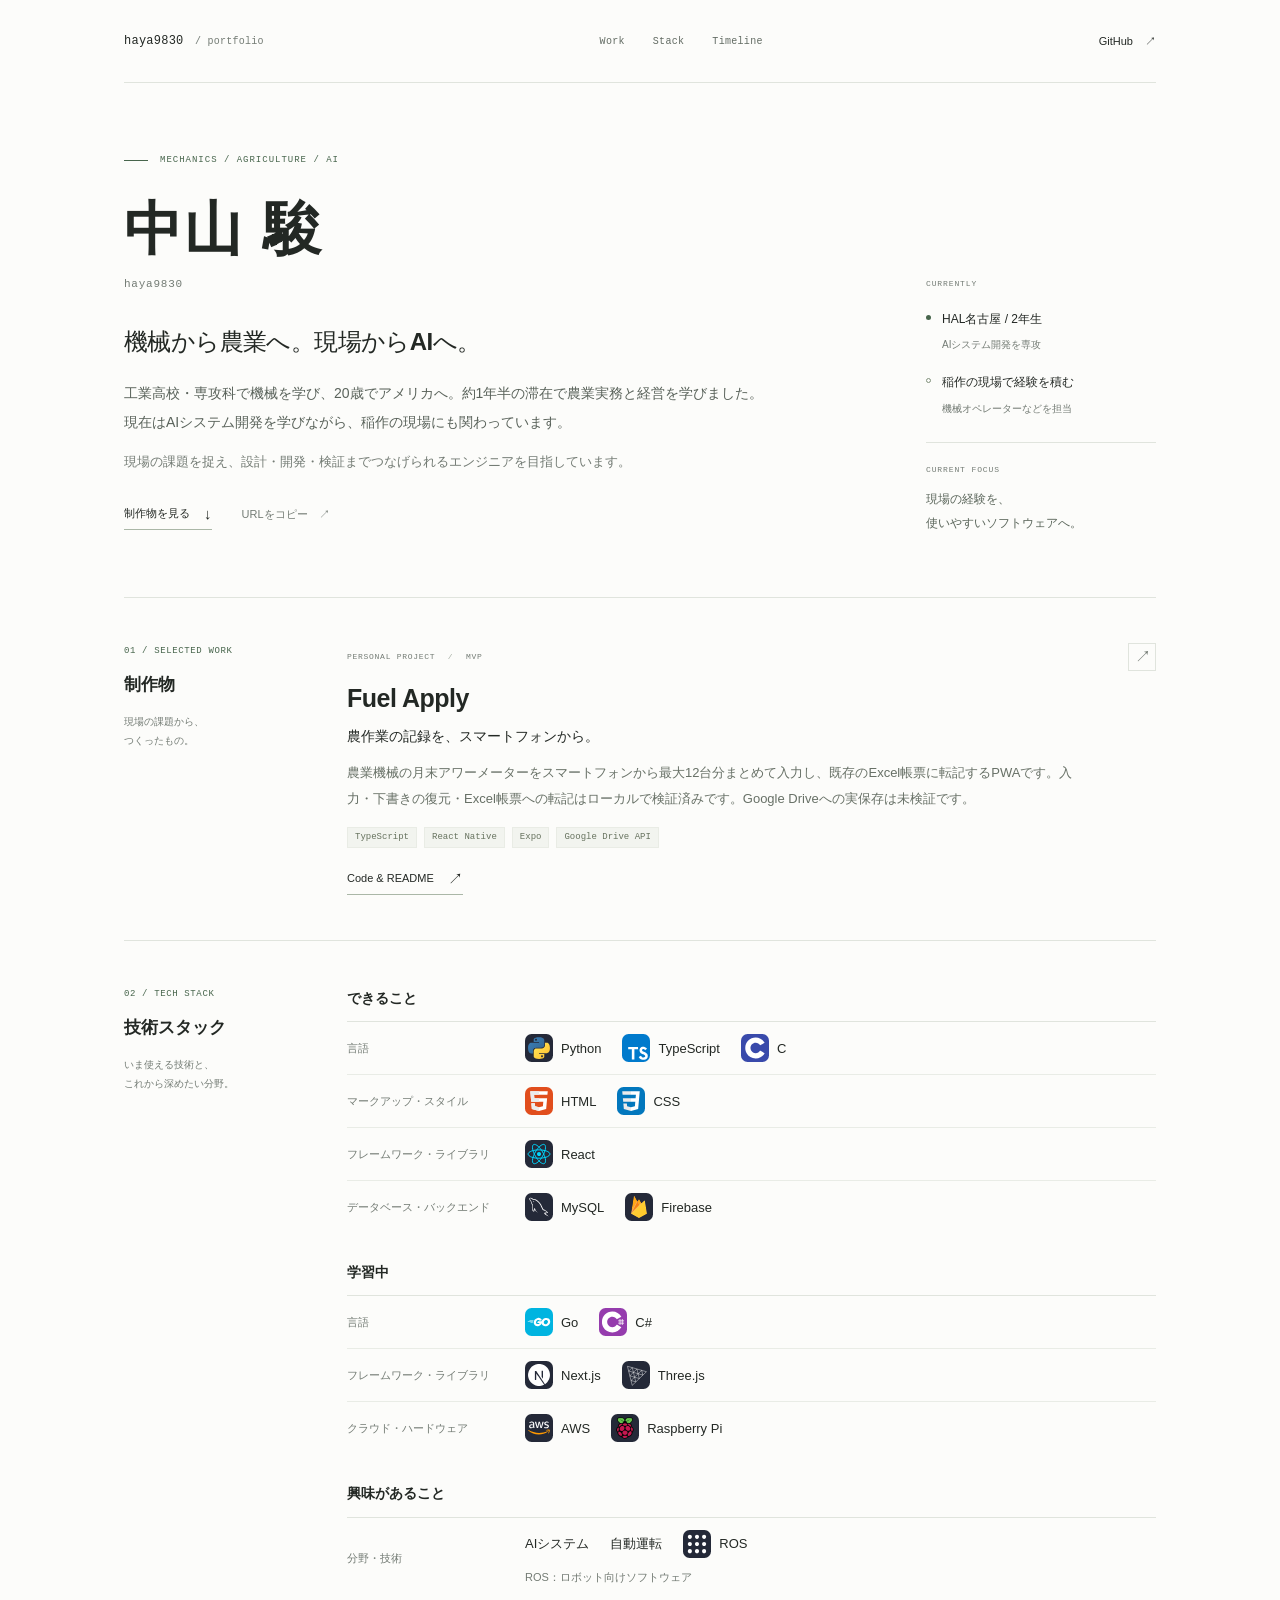
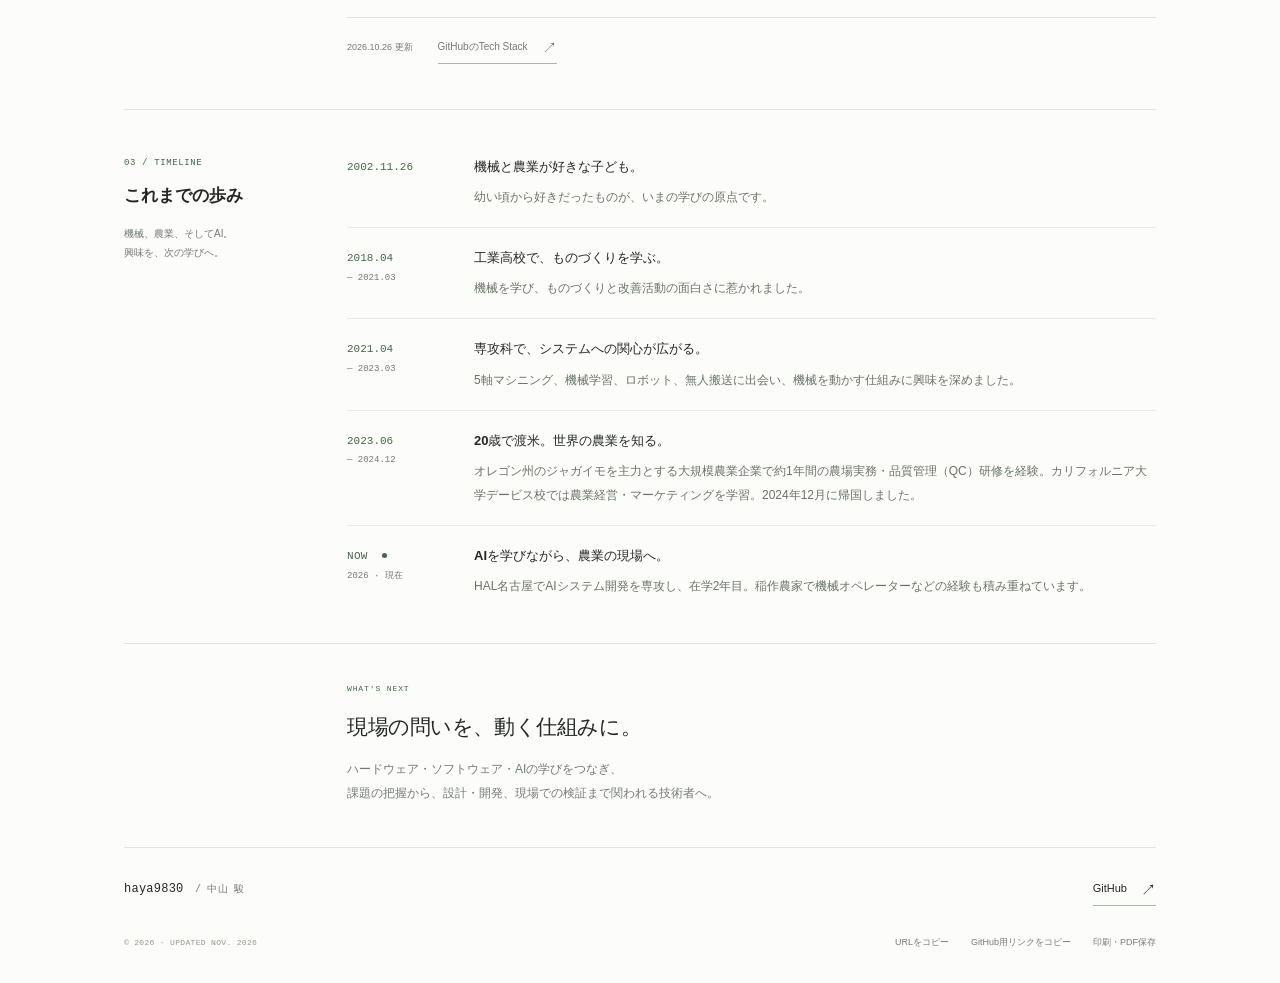
<file: index.html>
<!doctype html>
<html lang="ja">
  <head>
    <meta charset="UTF-8" />
    <meta name="viewport" content="width=device-width, initial-scale=1" />
    <meta http-equiv="refresh" content="0; url=./haya9830/" />
    <link rel="canonical" href="https://haya9830.github.io/haya9830/" />
    <title>中山 駿 / haya9830 — Portfolio</title>
  </head>
  <body>
    <p><a href="./haya9830/">ポートフォリオを開く</a></p>
  </body>
</html>
</file>
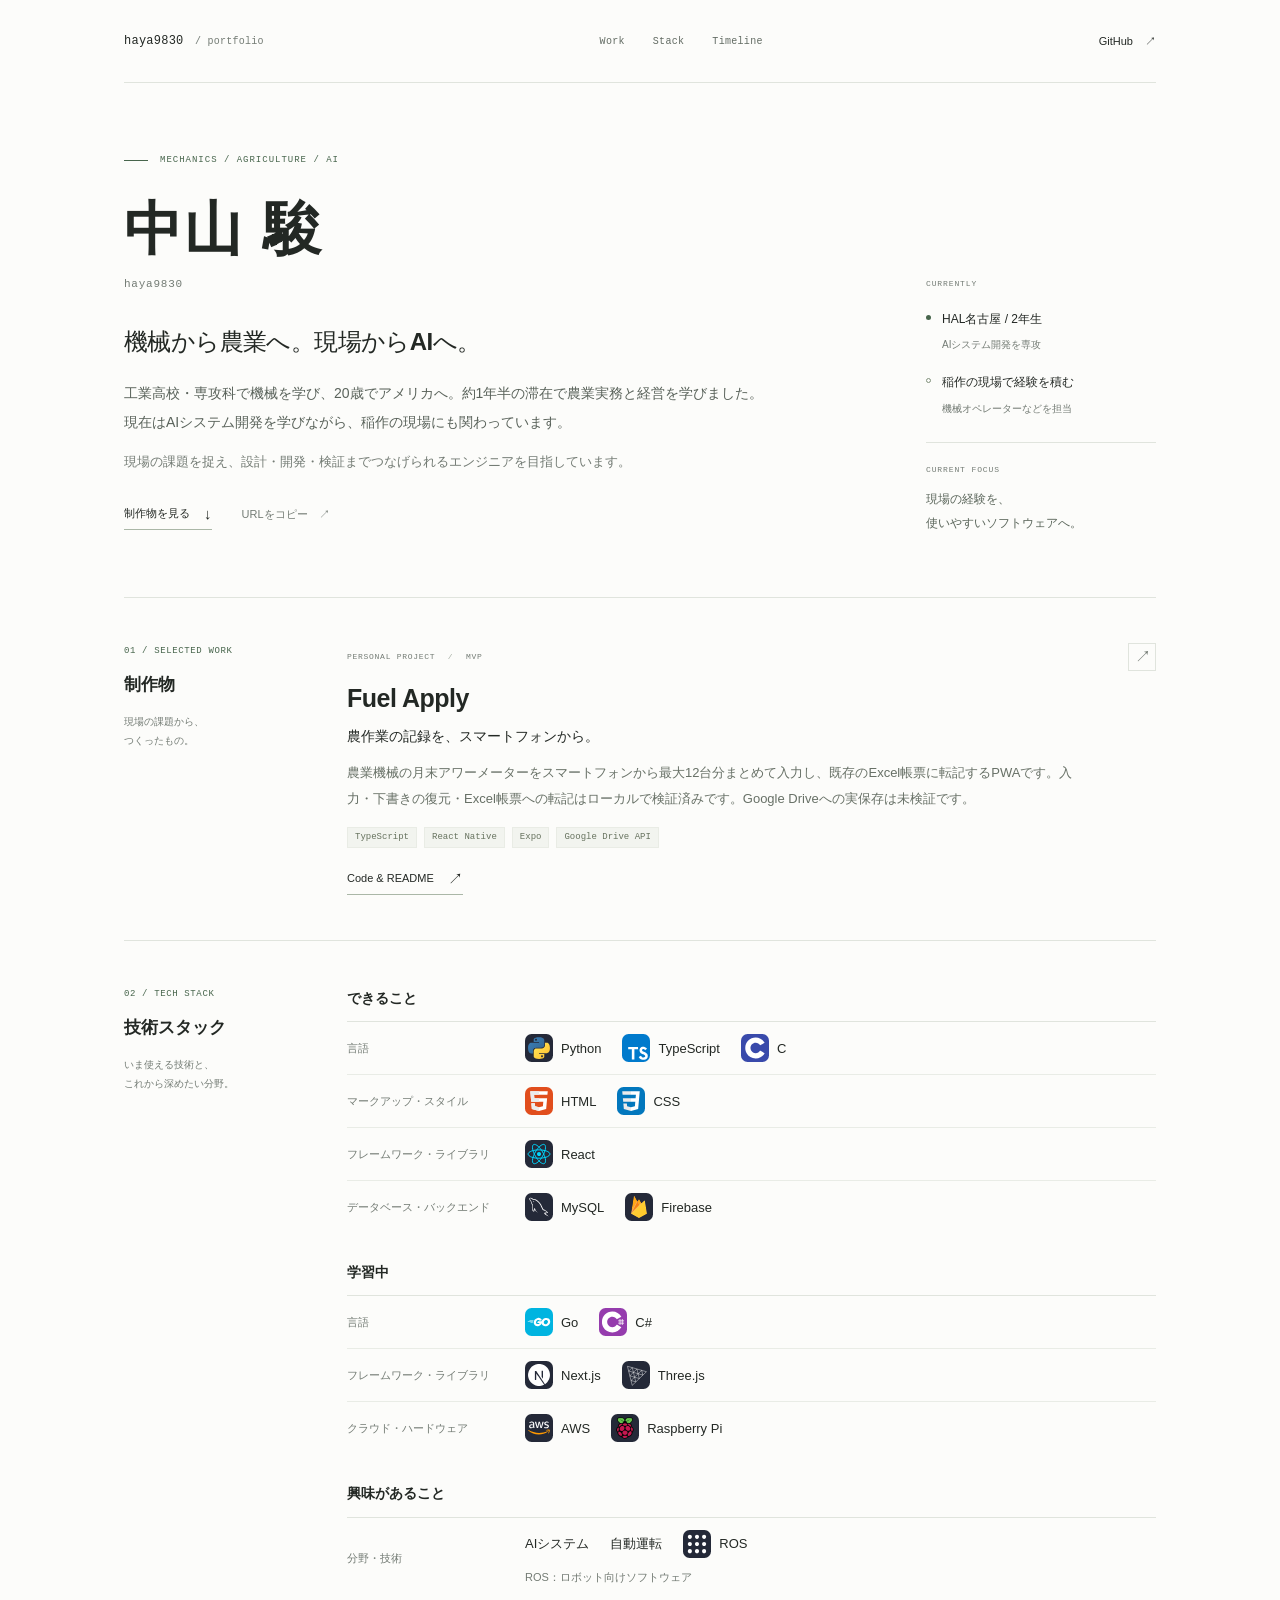
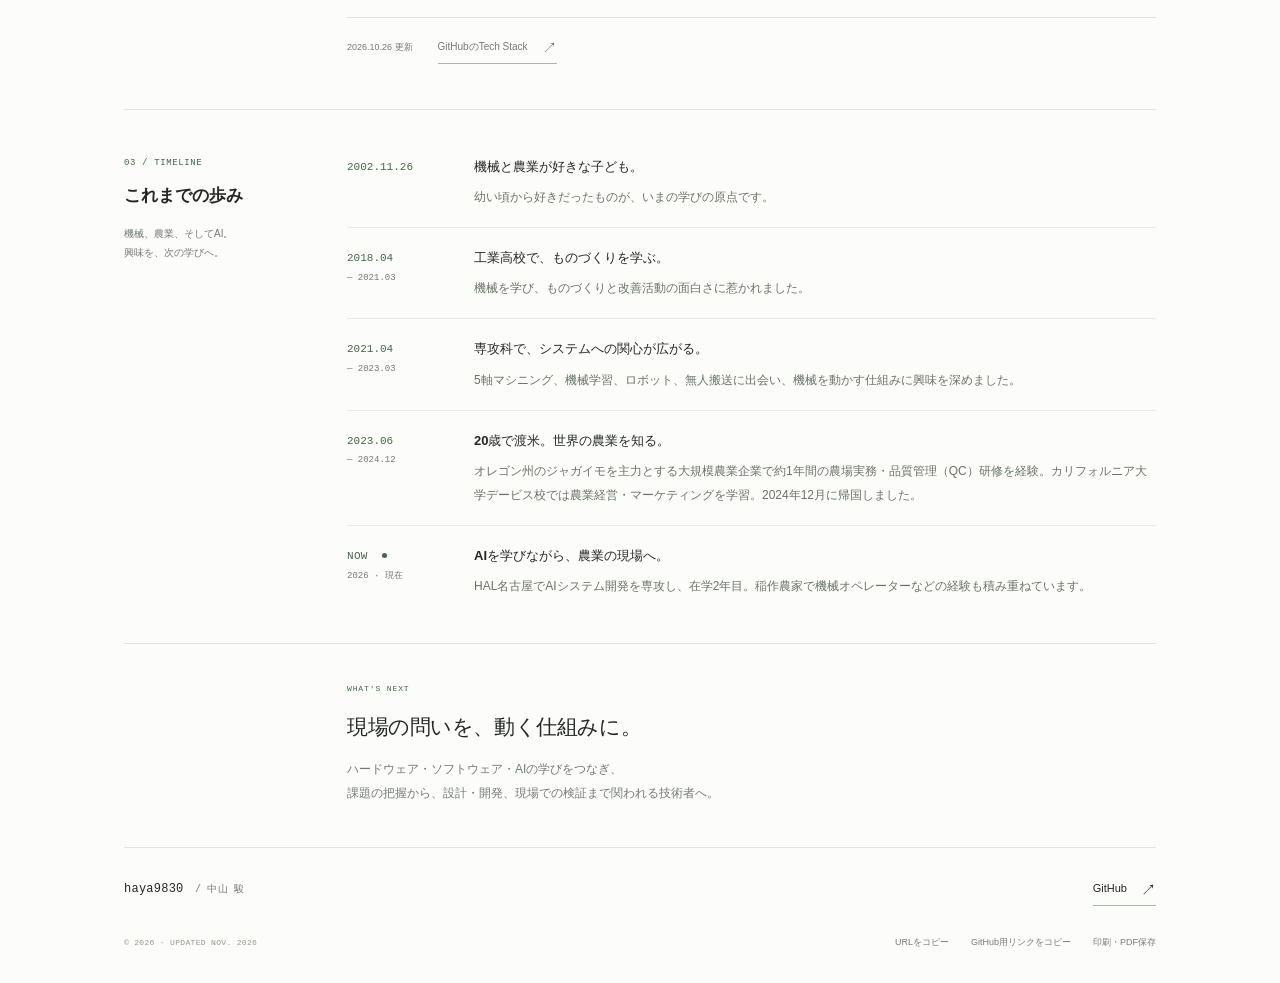
<file: haya9830/index.html>
<!doctype html>
<html lang="ja">
  <head>
    <meta charset="UTF-8" />
    <meta name="viewport" content="width=device-width, initial-scale=1" />
    <meta name="theme-color" content="#fcfcfa" />
    <meta
      name="description"
      content="中山駿 / haya9830。機械を学び、米国の農業現場を経験し、現在はHAL名古屋でAIシステム開発を専攻。制作物・技術スタック・経歴を紹介します。"
    />
    <meta property="og:title" content="中山 駿 / haya9830 — Portfolio" />
    <meta
      property="og:description"
      content="機械の学びと農業の現場経験を、ソフトウェアとAIへ。制作物・技術スタック・経歴。"
    />
    <meta property="og:type" content="website" />
    <meta property="og:url" content="https://haya9830.github.io/haya9830/" />
    <link rel="canonical" href="https://haya9830.github.io/haya9830/" />
    <link rel="icon" href="./favicon.svg" type="image/svg+xml" />
    <link rel="stylesheet" href="./styles.css" />
    <script src="./script.js" defer></script>
    <title>中山 駿 / haya9830 — Portfolio</title>
  </head>
  <body>
    <a class="skip-link" href="#main">本文へ移動</a>
    <header class="site-header wrap">
      <a class="brand mono" href="#top" aria-label="haya9830 トップへ"
        >haya9830 <span>/ portfolio</span></a
      >
      <nav aria-label="メインナビゲーション">
        <a href="#work">Work</a><a href="#stack">Stack</a
        ><a href="#timeline">Timeline</a>
      </nav>
      <a
        class="header-github"
        href="https://github.com/haya9830"
        target="_blank"
        rel="noopener noreferrer"
        >GitHub <span aria-hidden="true">↗</span
        ><span class="sr-only">（新しいタブ）</span></a
      >
    </header>
    <main id="main" class="wrap">
      <section class="hero" id="top" aria-labelledby="name">
        <div class="hero-main">
          <p class="eyebrow mono">
            <span aria-hidden="true"></span> MECHANICS / AGRICULTURE / AI
          </p>
          <h1 id="name">中山 駿</h1>
          <p class="handle mono">haya9830</p>
          <p class="tagline">
            機械から農業へ。<br class="mobile-break" />現場からAIへ。
          </p>
          <p class="intro">
            工業高校・専攻科で機械を学び、20歳でアメリカへ。約1年半の滞在で農業実務と経営を学びました。現在はAIシステム開発を学びながら、稲作の現場にも関わっています。
          </p>
          <p class="intro ambition">
            現場の課題を捉え、設計・開発・検証までつなげられるエンジニアを目指しています。
          </p>
          <div class="hero-links">
            <a class="underlined" href="#work"
              >制作物を見る <span aria-hidden="true">↓</span></a
            ><button type="button" class="plain-button" data-copy-url="">
              URLをコピー <span aria-hidden="true">↗</span>
            </button>
          </div>
        </div>
        <aside class="hero-aside" aria-label="現在の活動">
          <p class="eyebrow mono">CURRENTLY</p>
          <div class="current-row">
            <span class="small-dot" aria-hidden="true"></span>
            <div>
              <strong>HAL名古屋 / 2年生</strong>
              <p>AIシステム開発を専攻</p>
            </div>
          </div>
          <div class="current-row">
            <span class="small-dot outlined" aria-hidden="true"></span>
            <div>
              <strong>稲作の現場で経験を積む</strong>
              <p>機械オペレーターなどを担当</p>
            </div>
          </div>
          <div class="focus-note">
            <p class="eyebrow mono">CURRENT FOCUS</p>
            <p>現場の経験を、<br />使いやすいソフトウェアへ。</p>
          </div>
        </aside>
      </section>

      <section class="section" id="work" aria-labelledby="work-title">
        <div class="section-label">
          <p class="section-number mono">01 / SELECTED WORK</p>
          <h2 id="work-title">制作物</h2>
          <p>現場の課題から、<br />つくったもの。</p>
        </div>
        <div class="section-body work-list">
          <article class="project" id="work-fuel-apply">
            <div class="project-top">
              <p class="eyebrow mono">
                PERSONAL PROJECT <span class="divider">/</span> MVP
              </p>
              <button
                type="button"
                class="icon-button"
                data-copy-url="work-fuel-apply"
                aria-label="Fuel Applyのリンクをコピー"
                title="リンクをコピー"
              >
                ↗
              </button>
            </div>
            <h3>Fuel Apply</h3>
            <p class="project-subtitle">農作業の記録を、スマートフォンから。</p>
            <p class="description">
              農業機械の月末アワーメーターをスマートフォンから最大12台分まとめて入力し、既存のExcel帳票に転記するPWAです。入力・下書きの復元・Excel帳票への転記はローカルで検証済みです。Google Driveへの実保存は未検証です。
            </p>
            <ul class="tags" aria-label="Fuel Applyの使用技術">
              <li>TypeScript</li>
              <li>React Native</li>
              <li>Expo</li>
              <li>Google Drive API</li>
            </ul>
            <div class="project-links">
              <a
                class="underlined"
                href="https://github.com/haya9830/fuel_apply"
                target="_blank"
                rel="noopener noreferrer"
                >Code & README <span aria-hidden="true">↗</span
                ><span class="sr-only">（新しいタブ）</span></a
              >
            </div>
          </article>
        </div>
      </section>

      <section class="section" id="stack" aria-labelledby="stack-title">
        <div class="section-label">
          <p class="section-number mono">02 / TECH STACK</p>
          <h2 id="stack-title">技術スタック</h2>
          <p>いま使える技術と、<br />これから深めたい分野。</p>
        </div>
        <div class="section-body">
          <div class="stack-group">
            <h3 id="stack-can-do">できること</h3>
            <table class="stack-table" aria-labelledby="stack-can-do">
              <tbody>
                <tr>
                  <th scope="row">言語</th>
                  <td>
                    <ul class="skill-items">
                      <li>
                        <img
                          src="./assets/skills/py.svg"
                          alt=""
                          width="28"
                          height="28"
                          loading="lazy"
                        /><span>Python</span>
                      </li>
                      <li>
                        <img
                          src="./assets/skills/ts.svg"
                          alt=""
                          width="28"
                          height="28"
                          loading="lazy"
                        /><span>TypeScript</span>
                      </li>
                      <li>
                        <img
                          src="./assets/skills/c.svg"
                          alt=""
                          width="28"
                          height="28"
                          loading="lazy"
                        /><span>C</span>
                      </li>
                    </ul>
                  </td>
                </tr>
                <tr>
                  <th scope="row">マークアップ・スタイル</th>
                  <td>
                    <ul class="skill-items">
                      <li>
                        <img
                          src="./assets/skills/html.svg"
                          alt=""
                          width="28"
                          height="28"
                          loading="lazy"
                        /><span>HTML</span>
                      </li>
                      <li>
                        <img
                          src="./assets/skills/css.svg"
                          alt=""
                          width="28"
                          height="28"
                          loading="lazy"
                        /><span>CSS</span>
                      </li>
                    </ul>
                  </td>
                </tr>
                <tr>
                  <th scope="row">フレームワーク・ライブラリ</th>
                  <td>
                    <ul class="skill-items">
                      <li>
                        <img
                          src="./assets/skills/react.svg"
                          alt=""
                          width="28"
                          height="28"
                          loading="lazy"
                        /><span>React</span>
                      </li>
                    </ul>
                  </td>
                </tr>
                <tr>
                  <th scope="row">データベース・バックエンド</th>
                  <td>
                    <ul class="skill-items">
                      <li>
                        <img
                          src="./assets/skills/mysql.svg"
                          alt=""
                          width="28"
                          height="28"
                          loading="lazy"
                        /><span>MySQL</span>
                      </li>
                      <li>
                        <img
                          src="./assets/skills/firebase.svg"
                          alt=""
                          width="28"
                          height="28"
                          loading="lazy"
                        /><span>Firebase</span>
                      </li>
                    </ul>
                  </td>
                </tr>
              </tbody>
            </table>
          </div>
          <div class="stack-group">
            <h3 id="stack-learning">学習中</h3>
            <table class="stack-table" aria-labelledby="stack-learning">
              <tbody>
                <tr>
                  <th scope="row">言語</th>
                  <td>
                    <ul class="skill-items">
                      <li>
                        <img
                          src="./assets/skills/go.svg"
                          alt=""
                          width="28"
                          height="28"
                          loading="lazy"
                        /><span>Go</span>
                      </li>
                      <li>
                        <img
                          src="./assets/skills/cs.svg"
                          alt=""
                          width="28"
                          height="28"
                          loading="lazy"
                        /><span>C#</span>
                      </li>
                    </ul>
                  </td>
                </tr>
                <tr>
                  <th scope="row">フレームワーク・ライブラリ</th>
                  <td>
                    <ul class="skill-items">
                      <li>
                        <img
                          src="./assets/skills/nextjs.svg"
                          alt=""
                          width="28"
                          height="28"
                          loading="lazy"
                        /><span>Next.js</span>
                      </li>
                      <li>
                        <img
                          src="./assets/skills/threejs.svg"
                          alt=""
                          width="28"
                          height="28"
                          loading="lazy"
                        /><span>Three.js</span>
                      </li>
                    </ul>
                  </td>
                </tr>
                <tr>
                  <th scope="row">クラウド・ハードウェア</th>
                  <td>
                    <ul class="skill-items">
                      <li>
                        <img
                          src="./assets/skills/aws.svg"
                          alt=""
                          width="28"
                          height="28"
                          loading="lazy"
                        /><span>AWS</span>
                      </li>
                      <li>
                        <img
                          src="./assets/skills/raspberrypi.svg"
                          alt=""
                          width="28"
                          height="28"
                          loading="lazy"
                        /><span>Raspberry Pi</span>
                      </li>
                    </ul>
                  </td>
                </tr>
              </tbody>
            </table>
          </div>
          <div class="stack-group">
            <h3 id="stack-interests">興味があること</h3>
            <table class="stack-table" aria-labelledby="stack-interests">
              <tbody>
                <tr>
                  <th scope="row">分野・技術</th>
                  <td>
                    <ul class="skill-items">
                      <li><span>AIシステム</span></li>
                      <li><span>自動運転</span></li>
                      <li>
                        <img
                          src="./assets/skills/ros.svg"
                          alt=""
                          width="28"
                          height="28"
                          loading="lazy"
                        /><span>ROS</span>
                      </li>
                    </ul>
                    <p class="stack-detail">ROS：ロボット向けソフトウェア</p>
                  </td>
                </tr>
              </tbody>
            </table>
          </div>
          <p class="stack-source">
            <span>2026.10.26 更新</span
            ><a
              class="underlined"
              href="https://github.com/haya9830#tech-stack"
              target="_blank"
              rel="noopener noreferrer"
              >GitHubのTech Stack <span aria-hidden="true">↗</span
              ><span class="sr-only">（新しいタブ）</span></a
            >
          </p>
        </div>
      </section>

      <section
        class="section timeline-section"
        id="timeline"
        aria-labelledby="timeline-title"
      >
        <div class="section-label">
          <p class="section-number mono">03 / TIMELINE</p>
          <h2 id="timeline-title">これまでの歩み</h2>
          <p>機械、農業、そしてAI。<br />興味を、次の学びへ。</p>
        </div>
        <div class="section-body">
          <ol class="timeline">
            <li>
              <div class="timeline-date">
                <time datetime="2002-11-26">2002.11.26</time>
              </div>
              <div>
                <h3>機械と農業が好きな子ども。</h3>
                <p>幼い頃から好きだったものが、いまの学びの原点です。</p>
              </div>
            </li>
            <li>
              <div class="timeline-date">
                <time datetime="2018-04">2018.04</time><span>— 2021.03</span>
              </div>
              <div>
                <h3>工業高校で、ものづくりを学ぶ。</h3>
                <p>機械を学び、ものづくりと改善活動の面白さに惹かれました。</p>
              </div>
            </li>
            <li>
              <div class="timeline-date">
                <time datetime="2021-04">2021.04</time><span>— 2023.03</span>
              </div>
              <div>
                <h3>専攻科で、システムへの関心が広がる。</h3>
                <p>
                  5軸マシニング、機械学習、ロボット、無人搬送に出会い、機械を動かす仕組みに興味を深めました。
                </p>
              </div>
            </li>
            <li>
              <div class="timeline-date">
                <time datetime="2023-06">2023.06</time><span>— 2024.12</span>
              </div>
              <div>
                <h3>20歳で渡米。世界の農業を知る。</h3>
                <p>
                  オレゴン州のジャガイモを主力とする大規模農業企業で約1年間の農場実務・品質管理（QC）研修を経験。カリフォルニア大学デービス校では農業経営・マーケティングを学習。2024年12月に帰国しました。
                </p>
              </div>
            </li>
            <li>
              <div class="timeline-date">
                <span class="now-date"
                  >NOW <span class="small-dot" aria-hidden="true"></span></span
                ><span>2026 · 現在</span>
              </div>
              <div>
                <h3>AIを学びながら、農業の現場へ。</h3>
                <p>
                  HAL名古屋でAIシステム開発を専攻し、在学2年目。稲作農家で機械オペレーターなどの経験も積み重ねています。
                </p>
              </div>
            </li>
          </ol>
        </div>
      </section>
      <section class="closing" aria-labelledby="closing-title">
        <p class="eyebrow mono">WHAT'S NEXT</p>
        <h2 id="closing-title">現場の問いを、動く仕組みに。</h2>
        <p>
          ハードウェア・ソフトウェア・AIの学びをつなぎ、<br
            class="desktop-break"
          />課題の把握から、設計・開発、現場での検証まで関われる技術者へ。
        </p>
      </section>
    </main>
    <footer class="site-footer wrap">
      <div class="footer-top">
        <a class="brand mono" href="#top">haya9830 <span>/ 中山 駿</span></a
        ><a
          class="underlined"
          href="https://github.com/haya9830"
          target="_blank"
          rel="noopener noreferrer"
          >GitHub <span aria-hidden="true">↗</span
          ><span class="sr-only">（新しいタブ）</span></a
        >
      </div>
      <div class="footer-bottom">
        <p class="mono">© 2026 · UPDATED NOV. 2026</p>
        <div class="footer-actions">
          <button class="plain-button" type="button" data-copy-url="">
            URLをコピー</button
          ><button class="plain-button" type="button" id="copy-markdown">
            GitHub用リンクをコピー</button
          ><button class="plain-button" type="button" id="print-profile">
            印刷・PDF保存
          </button>
        </div>
      </div>
    </footer>
    <div class="toast" id="toast" role="status" aria-live="polite"></div>
    <dialog id="copy-dialog" aria-labelledby="copy-dialog-title">
      <form method="dialog">
        <h2 id="copy-dialog-title">リンクをコピー</h2>
        <p>以下のテキストを選択してコピーしてください。</p>
        <textarea
          id="copy-fallback"
          rows="3"
          readonly
          aria-label="コピーするテキスト"
        ></textarea
        ><button type="submit" class="dialog-close">閉じる</button>
      </form>
    </dialog>
  </body>
</html>
</file>
<file: haya9830/styles.css>
@charset "UTF-8";
:root {
  --paper: #fcfcfa;
  --ink: #232824;
  --muted: #737b74;
  --line: #e0e4dd;
  --accent: #47654c;
  --soft: #f2f4ef;
  --mono: "SFMono-Regular", Consolas, "Liberation Mono", monospace;
  --sans:
    -apple-system, BlinkMacSystemFont, "Helvetica Neue",
    "Hiragino Kaku Gothic ProN", "Yu Gothic", Meiryo, sans-serif;
}
* {
  box-sizing: border-box;
}
html {
  scroll-behavior: smooth;
  scroll-padding-top: 36px;
}
body {
  margin: 0;
  background: var(--paper);
  color: var(--ink);
  font: 14px/1.95 var(--sans);
  -webkit-font-smoothing: antialiased;
}
h1,
h2,
h3,
p,
ul,
ol,
dl,
dd {
  margin: 0;
}
a {
  color: inherit;
  text-decoration: none;
}
button,
textarea {
  font: inherit;
}
button {
  color: inherit;
}
a,
button,
summary {
  -webkit-tap-highlight-color: transparent;
}
button {
  cursor: pointer;
}
a:focus-visible,
button:focus-visible,
textarea:focus-visible {
  outline: 2px solid var(--accent);
  outline-offset: 5px;
}
::selection {
  background: #e0e9da;
}
.wrap {
  max-width: 1120px;
  padding: 0 44px;
  margin: 0 auto;
}
.mono {
  font-family: var(--mono);
}
.sr-only {
  position: absolute;
  width: 1px;
  height: 1px;
  padding: 0;
  margin: -1px;
  overflow: hidden;
  clip: rect(0, 0, 0, 0);
  white-space: nowrap;
  border: 0;
}
.skip-link {
  position: fixed;
  top: -60px;
  left: 16px;
  padding: 8px 16px;
  background: var(--ink);
  color: #fff;
  z-index: 100;
}
.skip-link:focus {
  top: 12px;
}
.site-header {
  height: 83px;
  display: flex;
  align-items: center;
  justify-content: space-between;
  gap: 25px;
  position: relative;
}
.site-header:after {
  content: "";
  height: 1px;
  position: absolute;
  bottom: 0;
  left: 44px;
  right: 44px;
  background: var(--line);
}
.brand {
  font-size: 12px;
  letter-spacing: 0.02em;
  white-space: nowrap;
}
.brand span {
  color: var(--muted);
  font-size: 10px;
  margin-left: 4px;
}
nav {
  display: flex;
  gap: 28px;
  font-family: var(--mono);
  font-size: 10px;
  letter-spacing: 0.03em;
}
nav a {
  position: relative;
  padding: 8px 0;
  color: #626b63;
}
nav a:after {
  content: "";
  position: absolute;
  bottom: 0;
  left: 0;
  right: 0;
  height: 1px;
  background: var(--accent);
  transform: scaleX(0);
  transition: transform 0.18s;
  transform-origin: left;
}
nav a:hover,
nav a[aria-current] {
  color: var(--ink);
}
nav a:hover:after,
nav a[aria-current]:after {
  transform: scaleX(1);
}
.header-github {
  font-size: 11px;
  white-space: nowrap;
}
.header-github span[aria-hidden] {
  margin-left: 9px;
}
.hero {
  display: grid;
  grid-template-columns: minmax(0, 1fr) 230px;
  column-gap: 93px;
  padding: 70px 0 62px;
}
.eyebrow {
  font-size: 9px;
  letter-spacing: 0.11em;
  color: var(--muted);
  line-height: 1.7;
}
.hero-main > .eyebrow {
  display: flex;
  align-items: center;
  gap: 12px;
  color: var(--accent);
}
.hero-main > .eyebrow > span {
  display: inline-block;
  width: 24px;
  height: 1px;
  background: var(--accent);
}
h1 {
  font-size: 58px;
  font-weight: 700;
  letter-spacing: 0.04em;
  line-height: 1.4;
  margin-top: 20px;
}
.handle {
  color: var(--muted);
  font-size: 11px;
  letter-spacing: 0.07em;
  margin-top: 5px;
}
.tagline {
  font-size: 24px;
  line-height: 1.75;
  font-weight: 550;
  letter-spacing: -0.025em;
  margin-top: 25px;
}
.intro {
  font-size: 14px;
  color: #59625a;
  line-height: 2.1;
  margin-top: 16px;
  max-width: 640px;
}
.ambition {
  font-size: 13px;
  margin-top: 10px;
  color: var(--muted);
}
.hero-links {
  display: flex;
  align-items: center;
  gap: 30px;
  margin-top: 23px;
  font-size: 11px;
}
.underlined {
  display: inline-flex;
  align-items: center;
  gap: 14px;
  border-bottom: 1px solid #aab7a7;
  padding: 2px 0;
  line-height: 1.8;
  font-size: 11px;
  transition:
    color 0.18s,
    border-color 0.18s;
}
.underlined:hover {
  color: var(--accent);
  border-color: var(--accent);
}
.underlined > span[aria-hidden] {
  font-size: 15px;
}
.plain-button {
  background: none;
  border: none;
  padding: 8px 0;
  font-size: 11px;
  line-height: 1.5;
  color: var(--muted);
}
.plain-button:hover {
  color: var(--ink);
}
.plain-button span[aria-hidden] {
  margin-left: 8px;
}
.hero-aside {
  padding-top: 124px;
}
.hero-aside > .eyebrow {
  font-size: 8px;
}
.current-row {
  display: flex;
  align-items: start;
  gap: 11px;
  margin-top: 17px;
  font-size: 11px;
}
.small-dot {
  display: inline-block;
  flex-shrink: 0;
  width: 5px;
  height: 5px;
  background: var(--accent);
  border-radius: 50%;
  vertical-align: middle;
}
.current-row > .small-dot {
  margin-top: 7px;
}
.outlined {
  background: transparent;
  border: 1px solid #81917b;
}
.current-row strong {
  font-size: 12px;
  font-weight: 500;
}
.current-row p {
  font-size: 10px;
  color: var(--muted);
  margin-top: 4px;
}
.focus-note {
  border-top: 1px solid var(--line);
  margin-top: 24px;
  padding-top: 20px;
}
.focus-note .eyebrow {
  font-size: 8px;
}
.focus-note > p:last-child {
  font-size: 12px;
  line-height: 2;
  margin-top: 10px;
  color: #5b665b;
}
.mobile-break {
  display: none;
}
.section {
  display: grid;
  grid-template-columns: 177px minmax(0, 1fr);
  gap: 46px;
  border-top: 1px solid var(--line);
  padding: 45px 0;
  scroll-margin-top: 16px;
}
.section-number {
  font-size: 9px;
  letter-spacing: 0.07em;
  color: var(--accent);
}
.section-label h2 {
  font-size: 17px;
  line-height: 1.8;
  font-weight: 600;
  margin-top: 9px;
}
.section-label > p:last-child {
  font-size: 10px;
  line-height: 1.9;
  color: var(--muted);
  margin-top: 12px;
}
.project + .project {
  border-top: 1px solid var(--line);
  padding-top: 27px;
  margin-top: 27px;
}
.project {
  scroll-margin-top: 40px;
}
.project-top {
  display: flex;
  align-items: center;
  justify-content: space-between;
  gap: 10px;
  min-height: 24px;
}
.project-top .eyebrow {
  font-size: 8px;
  letter-spacing: 0.09em;
}
.divider {
  padding: 0 7px;
  color: #a3aba0;
}
.icon-button {
  display: grid;
  place-items: center;
  width: 28px;
  height: 28px;
  background: transparent;
  border: 1px solid var(--line);
  font-size: 16px;
  line-height: 1;
  color: var(--muted);
}
.icon-button:hover {
  color: var(--accent);
  border-color: #aab8a5;
  background: #f5f7f1;
}
.project h3 {
  font-size: 25px;
  font-weight: 600;
  letter-spacing: -0.02em;
  line-height: 1.6;
  margin-top: 7px;
}
.project-repos {
  font-size: 10px;
  font-weight: 400;
  letter-spacing: 0;
  color: var(--muted);
  margin-left: 13px;
  display: inline-block;
  vertical-align: middle;
}
.project-subtitle {
  font-size: 14px;
  line-height: 1.9;
  margin-top: 5px;
}
.description {
  font-size: 13px;
  color: #677066;
  line-height: 2;
  margin-top: 10px;
  max-width: 730px;
}
.tags {
  list-style: none;
  display: flex;
  flex-wrap: wrap;
  gap: 7px;
  padding: 0;
  margin-top: 15px;
}
.tags li {
  font-family: var(--mono);
  font-size: 9px;
  line-height: 1.5;
  background: var(--soft);
  border: 1px solid #e9ece5;
  padding: 3px 7px;
  color: #67735f;
}
.project-links {
  display: flex;
  align-items: center;
  gap: 25px;
  flex-wrap: wrap;
  margin-top: 15px;
}
.timeline {
  list-style: none;
  padding: 0;
}
.timeline > li {
  display: grid;
  grid-template-columns: 100px minmax(0, 1fr);
  gap: 27px;
  padding: 18px 0;
  border-bottom: 1px solid #e9ece6;
}
.timeline > li:first-child {
  padding-top: 0;
}
.timeline > li:last-child {
  border-bottom: 0;
  padding-bottom: 0;
}
.timeline-date {
  font-family: var(--mono);
  font-size: 11px;
  color: var(--accent);
  line-height: 1.7;
  padding-top: 3px;
}
.timeline-date > span:not(.now-date) {
  display: block;
  color: var(--muted);
  font-size: 9px;
  margin-top: 3px;
}
.timeline h3 {
  font-size: 13px;
  line-height: 1.8;
  font-weight: 550;
}
.timeline p {
  font-size: 12px;
  color: #6a7368;
  line-height: 2;
  margin-top: 7px;
}
.now-date {
  letter-spacing: 0.03em;
}
.now-date .small-dot {
  margin: 0 0 2px 7px;
}
.closing {
  border-top: 1px solid var(--line);
  padding: 38px 0 42px 223px;
}
.closing > .eyebrow {
  font-size: 8px;
  color: var(--accent);
}
.closing h2 {
  font-size: 21px;
  line-height: 1.8;
  font-weight: 550;
  letter-spacing: -0.02em;
  margin-top: 12px;
}
.closing > p:last-child {
  font-size: 12px;
  color: var(--muted);
  line-height: 2;
  margin-top: 11px;
}
.site-footer {
  padding-top: 27px;
  padding-bottom: 26px;
  position: relative;
}
.site-footer:before {
  content: "";
  height: 1px;
  background: var(--line);
  position: absolute;
  left: 44px;
  right: 44px;
  top: 0;
}
.footer-top,
.footer-bottom {
  display: flex;
  align-items: center;
  justify-content: space-between;
  gap: 20px;
}
.footer-bottom {
  margin-top: 22px;
}
.footer-bottom > p {
  font-size: 8px;
  color: #90988d;
  letter-spacing: 0.04em;
}
.footer-actions {
  display: flex;
  gap: 22px;
}
.footer-actions .plain-button {
  font-size: 9px;
}
.toast {
  position: fixed;
  bottom: 24px;
  left: 50%;
  transform: translate(-50%, 12px);
  opacity: 0;
  pointer-events: none;
  background: #273329;
  color: #fff;
  padding: 11px 20px;
  font-size: 12px;
  line-height: 1.8;
  width: max-content;
  max-width: calc(100vw - 32px);
  transition:
    opacity 0.2s,
    transform 0.2s;
  z-index: 50;
  box-shadow: 0 3px 18px #1e2d1820;
}
.toast.visible {
  opacity: 1;
  transform: translate(-50%, 0);
}
dialog {
  border: 1px solid var(--line);
  padding: 28px;
  background: var(--paper);
  color: var(--ink);
  width: min(500px, calc(100vw - 40px));
  box-shadow: 0 15px 60px #0002;
}
dialog::backdrop {
  background: #18241955;
}
dialog h2 {
  font-size: 18px;
  font-weight: 600;
}
dialog p {
  font-size: 12px;
  color: var(--muted);
  margin: 14px 0;
}
dialog textarea {
  display: block;
  resize: vertical;
  width: 100%;
  padding: 12px;
  background: white;
  color: var(--ink);
  border: 1px solid var(--line);
  font-family: var(--mono);
  font-size: 12px;
  line-height: 1.8;
}
.dialog-close {
  border: 0;
  background: var(--accent);
  color: #fff;
  font-size: 12px;
  padding: 9px 22px;
  margin-top: 18px;
}
@media (max-width: 960px) {
  .wrap {
    padding-left: 32px;
    padding-right: 32px;
  }
  .site-header:after,
  .site-footer:before {
    left: 32px;
    right: 32px;
  }
  .hero {
    column-gap: 46px;
    grid-template-columns: minmax(0, 1fr) 205px;
    padding: 57px 0;
  }
  .hero-aside {
    padding-top: 110px;
  }
  h1 {
    font-size: 52px;
  }
  .tagline {
    font-size: 21px;
  }
  .section {
    grid-template-columns: 150px minmax(0, 1fr);
    gap: 30px;
    padding: 38px 0;
  }
  .section-label h2 {
    font-size: 16px;
  }
  .section-label > p:last-child {
    font-size: 9px;
  }
  .closing {
    padding-left: 180px;
  }
  .timeline > li {
    grid-template-columns: 87px 1fr;
    gap: 18px;
  }
  .project-repos {
    display: block;
    margin: 1px 0 5px;
  }
}
@media (max-width: 720px) {
  html {
    scroll-padding-top: 20px;
  }
  .wrap {
    padding-left: 24px;
    padding-right: 24px;
  }
  .site-header {
    min-height: 96px;
    height: auto;
    flex-wrap: wrap;
    gap: 10px 20px;
    padding-top: 18px;
    padding-bottom: 15px;
  }
  .brand {
    font-size: 11px;
  }
  .brand span {
    font-size: 9px;
  }
  .header-github {
    font-size: 10px;
    order: 1;
  }
  nav {
    order: 2;
    width: 100%;
    justify-content: space-between;
    gap: 16px;
    font-size: 10px;
  }
  nav a {
    padding: 4px 0;
  }
  .site-header:after,
  .site-footer:before {
    left: 24px;
    right: 24px;
  }
  .hero {
    grid-template-columns: 1fr;
    padding: 38px 0 34px;
    gap: 28px;
  }
  .hero-main > .eyebrow {
    font-size: 8px;
    letter-spacing: 0.04em;
    gap: 10px;
  }
  .hero-main > .eyebrow > span {
    width: 20px;
  }
  h1 {
    font-size: 46px;
    margin-top: 17px;
  }
  .handle {
    font-size: 10px;
    margin-top: 3px;
  }
  .tagline {
    font-size: 21px;
    line-height: 1.8;
    margin-top: 20px;
  }
  .intro {
    font-size: 14px;
    line-height: 2.1;
    margin-top: 14px;
  }
  .ambition {
    font-size: 13px;
    margin-top: 11px;
  }
  .hero-links {
    gap: 26px;
    margin-top: 19px;
  }
  .hero-aside {
    padding-top: 21px;
    border-top: 1px solid var(--line);
    display: grid;
    grid-template-columns: 1fr 1fr;
    gap: 13px 16px;
  }
  .hero-aside > .eyebrow {
    grid-column: 1/-1;
    font-size: 7px;
  }
  .current-row {
    margin-top: 0;
    gap: 8px;
  }
  .current-row strong {
    font-size: 11px;
  }
  .current-row p {
    font-size: 10px;
    margin-top: 3px;
  }
  .focus-note {
    display: none;
  }
  .section {
    grid-template-columns: 1fr;
    gap: 24px;
    padding: 33px 0;
    scroll-margin-top: 0;
  }
  .section-label {
    display: flex;
    flex-wrap: wrap;
    align-items: baseline;
    gap: 6px 18px;
  }
  .section-number {
    font-size: 8px;
    min-width: 113px;
  }
  .section-label h2 {
    font-size: 17px;
    line-height: 1.6;
    margin-top: 0;
  }
  .section-label > p:last-child {
    font-size: 10px;
    line-height: 1.8;
    margin-top: 0;
    flex-basis: 100%;
  }
  .section-label > p:last-child br {
    display: none;
  }
  .project h3 {
    font-size: 24px;
    margin-top: 3px;
  }
  .project-repos {
    display: inline-block;
    font-size: 8px;
    margin-left: 10px;
  }
  .project-subtitle {
    font-size: 14px;
    margin-top: 6px;
  }
  .description {
    font-size: 14px;
    line-height: 2;
    margin-top: 10px;
  }
  .project-top .eyebrow {
    font-size: 7px;
  }
  .tags {
    gap: 6px;
    margin-top: 14px;
  }
  .tags li {
    font-size: 8px;
    padding: 3px 6px;
  }
  .project + .project {
    padding-top: 25px;
    margin-top: 25px;
  }
  .project-links {
    gap: 20px;
    margin-top: 14px;
  }
  .project-links a {
    font-size: 10px;
  }
  .timeline > li {
    grid-template-columns: 1fr;
    gap: 9px;
    padding: 18px 0;
  }
  .timeline-date {
    display: flex;
    align-items: baseline;
    flex-wrap: wrap;
    gap: 7px;
    font-size: 10px;
    padding-top: 0;
  }
  .timeline-date > span:not(.now-date) {
    display: inline;
    margin: 0;
    font-size: 9px;
  }
  .timeline h3 {
    font-size: 14px;
    line-height: 1.8;
    font-weight: 600;
  }
  .timeline p {
    font-size: 13px;
    line-height: 2;
    margin-top: 7px;
  }
  .closing {
    padding: 31px 0 35px;
  }
  .closing h2 {
    font-size: 22px;
    line-height: 1.8;
    margin-top: 11px;
  }
  .closing > p:last-child {
    font-size: 13px;
    line-height: 2;
  }
  .desktop-break {
    display: none;
  }
  .site-footer {
    padding-top: 24px;
    padding-bottom: 25px;
  }
  .footer-top .brand {
    font-size: 10px;
  }
  .footer-top .brand span {
    font-size: 9px;
  }
  .footer-top > a:last-child {
    font-size: 10px;
  }
  .footer-bottom {
    flex-direction: column-reverse;
    align-items: start;
    gap: 17px;
    margin-top: 20px;
  }
  .footer-actions {
    width: 100%;
    justify-content: space-between;
    gap: 10px;
  }
  .footer-actions .plain-button {
    font-size: 9px;
  }
  .footer-bottom > p {
    font-size: 7px;
  }
  .icon-button {
    width: 30px;
    height: 30px;
  }
  .toast {
    font-size: 11px;
  }
}
@media (max-width: 390px) {
  .wrap {
    padding-left: 20px;
    padding-right: 20px;
  }
  .site-header:after,
  .site-footer:before {
    left: 20px;
    right: 20px;
  }
  .mobile-break {
    display: block;
  }
  .hero {
    padding-top: 32px;
  }
  .hero-main > .eyebrow {
    font-size: 7px;
  }
  .hero-aside {
    grid-template-columns: 1fr;
    gap: 13px;
  }
  .current-row strong {
    font-size: 12px;
  }
  .current-row p {
    font-size: 11px;
  }
  .section-label {
    column-gap: 10px;
  }
  .section-number {
    min-width: 107px;
    font-size: 7px;
  }
  .section-label h2 {
    font-size: 16px;
  }
  .project-repos {
    display: block;
    margin-left: 0;
  }
  .project-subtitle {
    font-size: 13px;
  }
  .footer-actions {
    flex-wrap: wrap;
    justify-content: start;
    column-gap: 19px;
  }
  .closing h2 {
    font-size: 20px;
  }
}
@media (prefers-reduced-motion: reduce) {
  html {
    scroll-behavior: auto;
  }
  *,
  *:before,
  *:after {
    transition: none !important;
  }
}
@media print {
  @page {
    size: A4;
    margin: 15mm;
  }
  body {
    background: #fff;
    font-size: 10pt;
  }
  .wrap {
    max-width: none;
    padding-left: 0;
    padding-right: 0;
  }
  .site-header {
    height: auto;
    padding-bottom: 12px;
  }
  .site-header:after,
  .site-footer:before {
    left: 0;
    right: 0;
  }
  nav,
  .header-github,
  .hero-links,
  .icon-button,
  .footer-actions,
  .skip-link,
  .toast,
  dialog {
    display: none !important;
  }
  .hero {
    padding: 25px 0;
    column-gap: 35px;
    grid-template-columns: minmax(0, 1fr) 175px;
  }
  .hero-aside {
    padding-top: 45px;
  }
  h1 {
    font-size: 36px;
  }
  .tagline {
    font-size: 19px;
    margin-top: 13px;
  }
  .intro {
    font-size: 10px;
    margin-top: 10px;
    line-height: 1.9;
  }
  .ambition {
    font-size: 9px;
  }
  .current-row strong {
    font-size: 10px;
  }
  .current-row p {
    font-size: 9px;
  }
  .focus-note {
    display: none;
  }
  .section {
    grid-template-columns: 125px 1fr;
    gap: 25px;
    padding: 25px 0;
  }
  .section-label h2 {
    font-size: 14px;
  }
  .section-label p {
    font-size: 8px;
  }
  .project {
    break-inside: avoid;
  }
  .project h3 {
    font-size: 20px;
  }
  .project-subtitle {
    font-size: 11px;
  }
  .description {
    font-size: 10px;
    line-height: 1.9;
  }
  .tags li {
    font-size: 8px;
  }
  .project + .project {
    padding-top: 17px;
    margin-top: 17px;
  }
  .underlined {
    font-size: 9px;
  }
  .timeline > li {
    break-inside: avoid;
    padding: 13px 0;
    grid-template-columns: 85px 1fr;
    gap: 20px;
  }
  .timeline h3 {
    font-size: 11px;
  }
  .timeline p {
    font-size: 10px;
    line-height: 1.8;
  }
  .timeline-date {
    font-size: 10px;
  }
  .closing {
    padding: 24px 0 24px 150px;
    break-inside: avoid;
  }
  .closing h2 {
    font-size: 19px;
  }
  .closing > p:last-child {
    font-size: 10px;
  }
  .site-footer {
    padding-top: 15px;
    padding-bottom: 10px;
  }
  .footer-bottom {
    margin-top: 12px;
  }
  .section-label {
    break-after: avoid;
  }
}

/* Tech Stack: the same categories as the GitHub profile. */
.stack-group + .stack-group {
  margin-top: 27px;
}
.stack-group h3 {
  font-size: 14px;
  font-weight: 600;
  line-height: 1.8;
  padding-bottom: 10px;
  border-bottom: 1px solid var(--line);
}
.stack-table {
  width: 100%;
  border-collapse: collapse;
  table-layout: fixed;
  text-align: left;
}
.stack-table th,
.stack-table td {
  padding: 12px 0;
  vertical-align: middle;
  border-bottom: 1px solid #e9ece6;
}
.stack-table tr:last-child th,
.stack-table tr:last-child td {
  border-bottom: 0;
}
.stack-table th {
  width: 178px;
  padding-right: 24px;
  font-size: 11px;
  font-weight: 400;
  line-height: 1.9;
  color: var(--muted);
  overflow-wrap: anywhere;
}
.skill-items {
  list-style: none;
  display: flex;
  flex-wrap: wrap;
  align-items: center;
  gap: 10px 21px;
  padding: 0;
}
.skill-items li {
  display: flex;
  align-items: center;
  gap: 8px;
  font-size: 13px;
  line-height: 1.8;
  max-width: 100%;
}
.skill-items img {
  display: block;
  width: 28px;
  height: 28px;
  flex: none;
}
.skill-items span {
  overflow-wrap: anywhere;
}
.stack-detail {
  font-size: 11px;
  color: var(--muted);
  line-height: 1.9;
  margin-top: 9px;
}
.stack-source {
  display: flex;
  flex-wrap: wrap;
  align-items: center;
  gap: 12px 25px;
  border-top: 1px solid var(--line);
  margin-top: 17px;
  padding-top: 14px;
  color: var(--muted);
}
.stack-source > span {
  font-size: 9px;
}
.stack-source .underlined {
  font-size: 10px;
}
@media (max-width: 960px) {
  .stack-table th {
    width: 142px;
    padding-right: 20px;
  }
  .skill-items {
    gap: 10px 16px;
  }
}
@media (max-width: 720px) {
  .stack-table th {
    width: 118px;
    padding-right: 16px;
    font-size: 10px;
  }
  .stack-table th,
  .stack-table td {
    padding-top: 12px;
    padding-bottom: 12px;
  }
  .skill-items {
    gap: 11px 16px;
  }
  .skill-items li {
    font-size: 12px;
    gap: 7px;
  }
  .skill-items img {
    width: 26px;
    height: 26px;
  }
  .stack-group + .stack-group {
    margin-top: 24px;
  }
  .stack-detail {
    font-size: 10px;
  }
}
@media (max-width: 390px) {
  .stack-table th {
    width: 104px;
    padding-right: 14px;
  }
  .skill-items li {
    font-size: 12px;
  }
  .stack-source {
    gap: 9px 18px;
  }
}
@media print {
  .stack-group {
    break-inside: avoid;
  }
  .stack-group + .stack-group {
    margin-top: 17px;
  }
  .stack-group h3 {
    font-size: 11px;
    padding-bottom: 6px;
  }
  .stack-table th {
    width: 115px;
    padding-right: 18px;
    font-size: 9px;
  }
  .stack-table th,
  .stack-table td {
    padding-top: 7px;
    padding-bottom: 7px;
  }
  .skill-items {
    gap: 7px 14px;
  }
  .skill-items li {
    font-size: 10px;
    gap: 6px;
  }
  .skill-items img {
    width: 22px;
    height: 22px;
  }
  .stack-detail,
  .stack-source > span,
  .stack-source .underlined {
    font-size: 8px;
  }
  .stack-source {
    padding-top: 8px;
    margin-top: 10px;
  }
}
</file>
